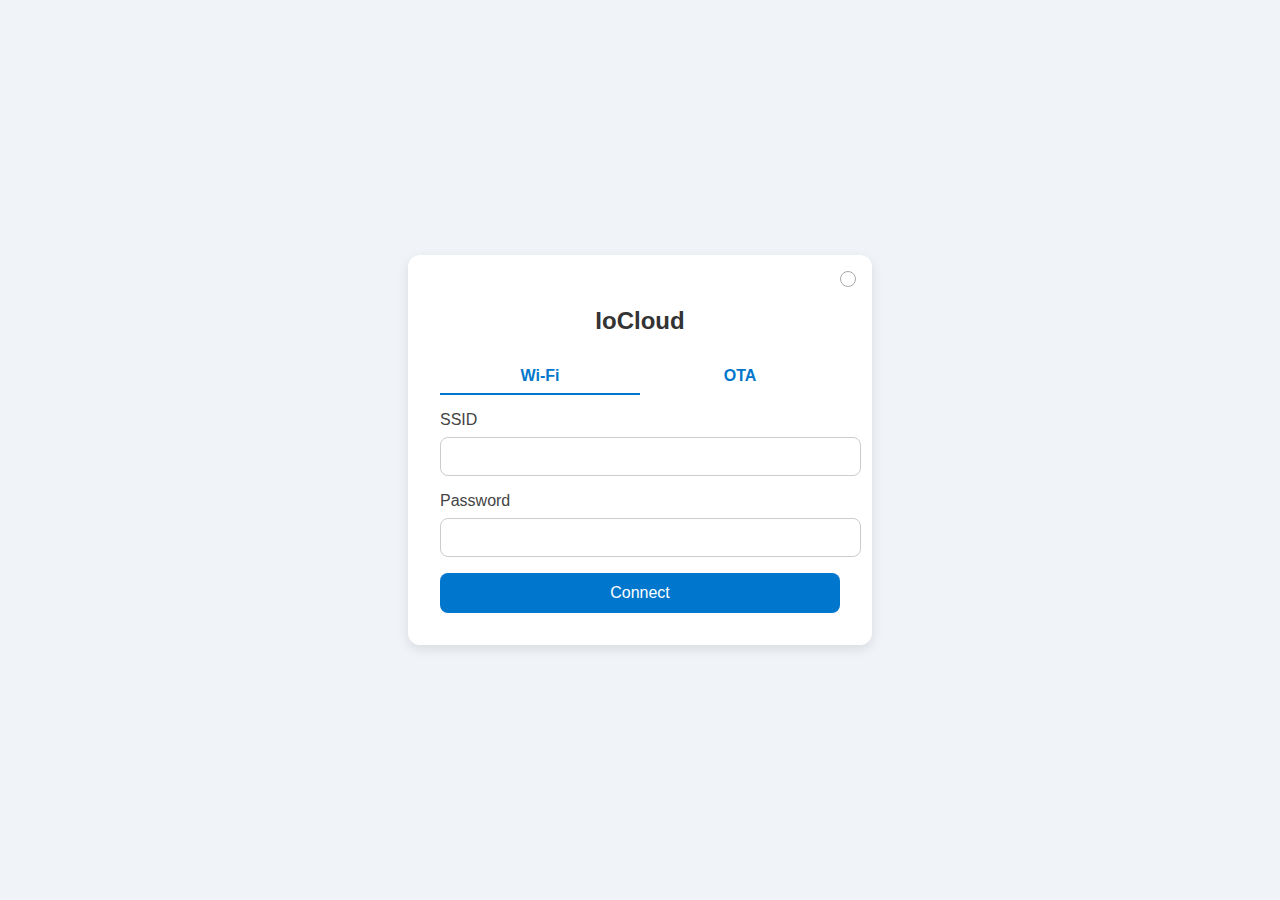
<file: html/index.html>
<!DOCTYPE html>
<html lang="en">
<head>
  <meta charset="UTF-8" />
  <meta name="viewport" content="width=device-width, initial-scale=1.0"/>
  <title>IoCloud</title>
  <style>
    body {
      font-family: Arial, sans-serif;
      background: #f0f4f8;
      display: flex;
      justify-content: center;
      align-items: center;
      height: 100vh;
      margin: 0;
    }

    .container {
      background: #fff;
      padding: 2rem;
      border-radius: 12px;
      box-shadow: 0 4px 12px rgba(0,0,0,0.1);
      width: 100%;
      max-width: 400px;
      position: relative;
    }

    .status-led {
      width: 14px;
      height: 14px;
      border-radius: 50%;
      position: absolute;
      top: 16px;
      right: 16px;
      border: 1px solid #aaa;
    }

    .led-green {
      background-color: #28a745;
    }

    .led-red {
      background-color: #dc3545;
    }

    .led-gray {
      background-color: #ccc;
    }

    h2 {
      text-align: center;
      margin-bottom: 1.5rem;
      color: #333;
    }

    .tabs {
      display: flex;
      margin-bottom: 1rem;
    }

    .tab {
      flex: 1;
      text-align: center;
      padding: 0.5rem;
      cursor: pointer;
      border-bottom: 2px solid transparent;
      font-weight: bold;
      color: #0077cc;
    }

    .tab.active {
      border-color: #0077cc;
    }

    .form-section {
      display: none;
    }

    .form-section.active {
      display: block;
    }

    label {
      display: block;
      margin-bottom: 0.5rem;
      color: #444;
    }

    input[type="text"],
    input[type="password"],
    input[type="file"] {
      width: 100%;
      padding: 0.6rem;
      margin-bottom: 1rem;
      border: 1px solid #ccc;
      border-radius: 8px;
      font-size: 1rem;
    }

    button {
      width: 100%;
      padding: 0.7rem;
      background-color: #0077cc;
      color: white;
      border: none;
      border-radius: 8px;
      font-size: 1rem;
      cursor: pointer;
    }

    button:hover {
      background-color: #005fa3;
    }
  </style>
</head>
<body>
  <div class="container">
    <div class="status-led {{led_class}}"></div>
    <h2>IoCloud</h2>

    <div class="tabs">
      <div class="tab active" onclick="showTab('wifi')">Wi-Fi</div>
      <div class="tab" onclick="showTab('ota')">OTA</div>
    </div>

    <div id="wifi" class="form-section active">
      <form action="/save" method="POST">
        <label for="ssid">SSID</label>
        <input type="text" id="ssid" name="ssid" required />

        <label for="password">Password</label>
        <input type="password" id="password" name="password" required />

        <button type="submit">Connect</button>
      </form>
    </div>

    <div id="ota" class="form-section">
      <form action="/upload" method="POST" enctype="multipart/form-data">
        <label for="firmware">Firmware (.bin)</label>
        <input type="file" id="firmware" name="firmware" accept=".bin" required />
        <button type="submit">Upload & Flash</button>
      </form>
    </div>
  </div>

  <script>
    function showTab(id) {
      const tabs = document.querySelectorAll('.tab');
      const sections = document.querySelectorAll('.form-section');
      tabs.forEach(tab => tab.classList.remove('active'));
      sections.forEach(sec => sec.classList.remove('active'));

      document.querySelector('.tab[onclick*="' + id + '"]').classList.add('active');
      document.getElementById(id).classList.add('active');
    }
  </script>
</body>
</html>
</file>
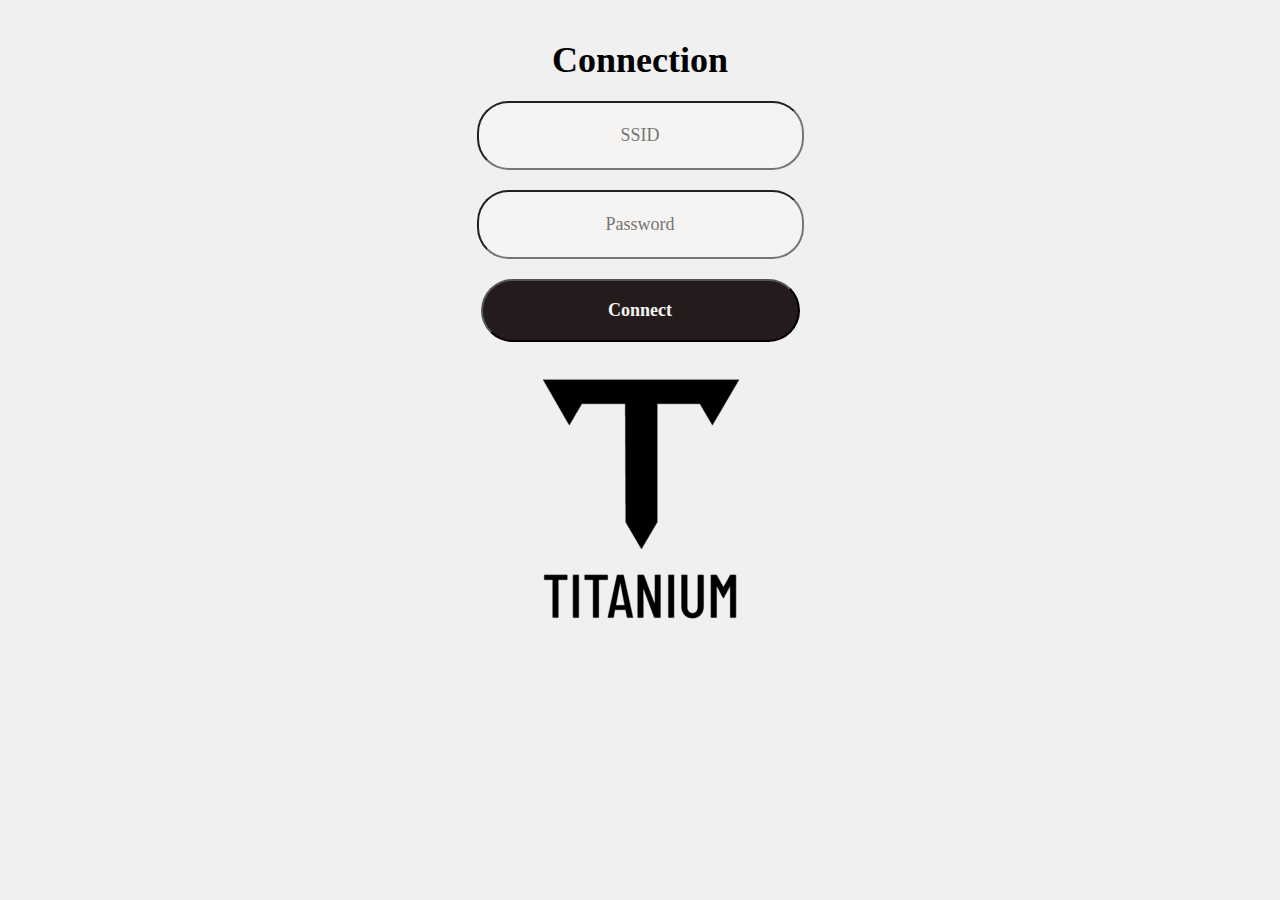
<file: src/static/index.html>
<!DOCTYPE html>
<html lang="en">
<head>
    <meta charset="UTF-8">
    <meta name="viewport" content="width=device-width, initial-scale=1.0">
    <title>Titanium</title>
    <script src="jquery-3.3.1.min.js"></script>
    <link rel="stylesheet" type="text/css" href="styles.css">
    <script async src="app.js"></script>
</head>
<body>
    <div class="container" name="main">
        
        <!-- Label -->
        <label class="label" for="input1">Connection</label>
        
        <!-- Input Fields -->
        <input type="text" id="connected_ssid" name="connected_ssid" placeholder="SSID" class="ssid">
        <input type="password" id="connected_pwd" name="connected_pwd" placeholder="Password"  class="password">
        
        <!-- Button -->
        <button class="connection-button" type="button" id="connectionButton">Connect</button>
        <!-- Logo -->
        <img src=" [data-uri]">
    </div>
</body>
</html>
</file>
<file: src/static/styles.css>
.container {
    width: 375px;
    height: 667px;
    color: #8f43e5;
    display: flex;
    flex-direction: column;
    align-items: center;
    padding-bottom: 0;
    justify-content: center; /* Center items vertically */
    padding-bottom: 0;
    text-align: center; /* Center text horizontally */
}

body {
    display: flex;
    justify-content: center; /* Center horizontally */
    align-items: center; /* Center vertically */
    /* height: 100vh; Full viewport height */
    margin: 0; /* Remove default body margin */
    font-family: Mulish;
    background-color: #f0f0f0;
}

.label {
    color: #000;
    text-align: center;
    font-family: Mulish;
    font-size: 36px;
    font-style: normal;
    font-weight: 700;
    line-height: normal;
}

.input1, .ssid, .password, .connection-button {
    width: 319px;
    height: 63px;
    flex-shrink: 0;
    display: flex;
    flex-direction: column;
    justify-content: center;
    text-align: center;
    font-family: Mulish;
    font-size: 18px;
    font-style: normal;
    line-height: normal;
}

.label {
    margin: 10px;
    color: #000;
    font-weight: 700;
}

.ssid, .password, .connection-button {
    margin: 10px;
    border-radius: 31.5px;
    background: #F5F4F2;
    color: #241C1C;
    font-weight: 400;
}

.connection-button {
    background: #241C1C;
    color: #F5F4F2;
    font-weight: 700;
}
</file>
